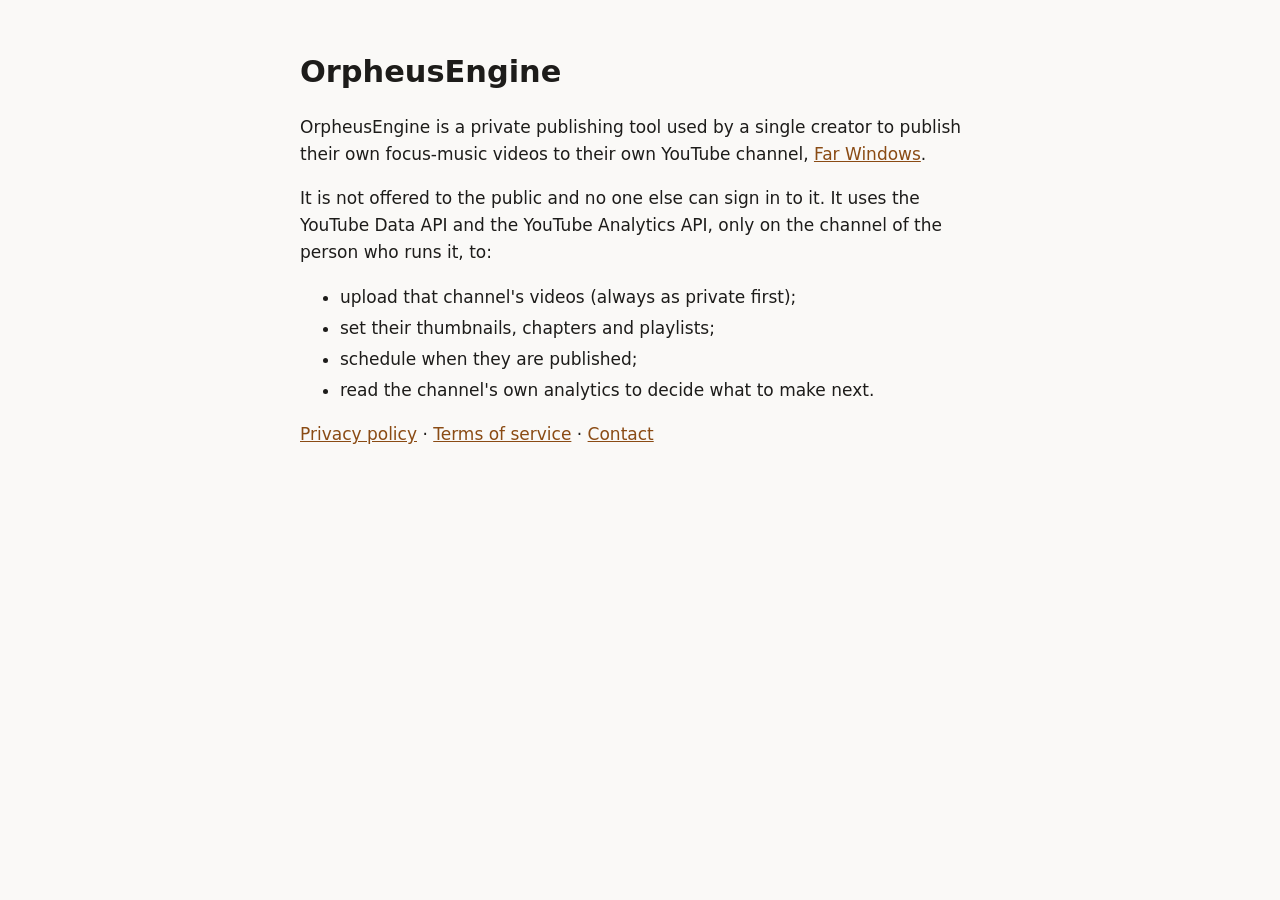
<file: index.html>
<!doctype html>
<html lang="en">
<head>
<meta charset="utf-8">
<meta name="viewport" content="width=device-width, initial-scale=1">
<title>OrpheusEngine</title>
<link rel="stylesheet" href="estilo.css">
</head>
<body>
<main>
  <h1>OrpheusEngine</h1>
  <p>OrpheusEngine is a private publishing tool used by a single creator to publish
  their own focus-music videos to their own YouTube channel,
  <a href="https://www.youtube.com/channel/UC5Yhl1quLx5GH37b9Cqladg">Far Windows</a>.</p>
  <p>It is not offered to the public and no one else can sign in to it. It uses the
  YouTube Data API and the YouTube Analytics API, only on the channel of the person
  who runs it, to:</p>
  <ul>
    <li>upload that channel's videos (always as private first);</li>
    <li>set their thumbnails, chapters and playlists;</li>
    <li>schedule when they are published;</li>
    <li>read the channel's own analytics to decide what to make next.</li>
  </ul>
  <p><a href="privacy.html">Privacy policy</a> · <a href="terms.html">Terms of service</a> ·
  <a href="mailto:thewhiteturkeyproject@gmail.com">Contact</a></p>
</main>
</body>
</html>
</file>
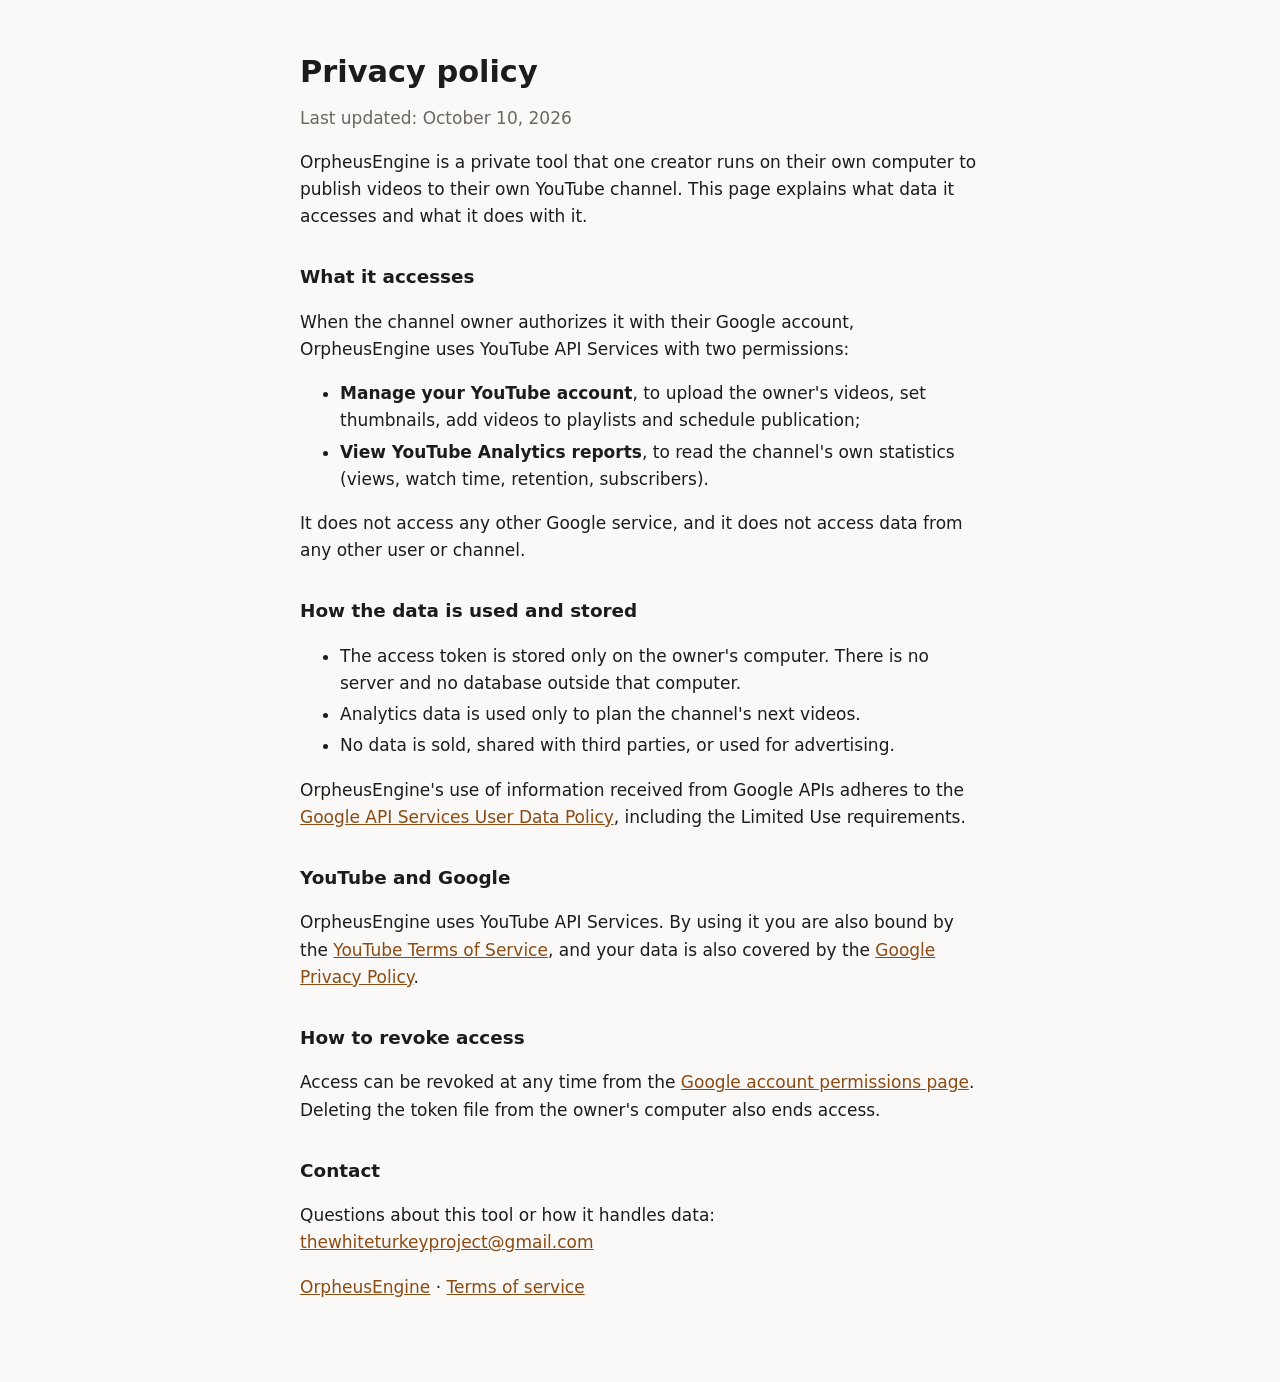
<file: privacy.html>
<!doctype html>
<html lang="en">
<head>
<meta charset="utf-8">
<meta name="viewport" content="width=device-width, initial-scale=1">
<title>OrpheusEngine — Privacy policy</title>
<link rel="stylesheet" href="estilo.css">
</head>
<body>
<main>
  <h1>Privacy policy</h1>
  <p class="fecha">Last updated: October 10, 2026</p>

  <p>OrpheusEngine is a private tool that one creator runs on their own computer to
  publish videos to their own YouTube channel. This page explains what data it
  accesses and what it does with it.</p>

  <h2>What it accesses</h2>
  <p>When the channel owner authorizes it with their Google account, OrpheusEngine
  uses YouTube API Services with two permissions:</p>
  <ul>
    <li><strong>Manage your YouTube account</strong>, to upload the owner's videos,
    set thumbnails, add videos to playlists and schedule publication;</li>
    <li><strong>View YouTube Analytics reports</strong>, to read the channel's own
    statistics (views, watch time, retention, subscribers).</li>
  </ul>
  <p>It does not access any other Google service, and it does not access data from
  any other user or channel.</p>

  <h2>How the data is used and stored</h2>
  <ul>
    <li>The access token is stored only on the owner's computer. There is no server
    and no database outside that computer.</li>
    <li>Analytics data is used only to plan the channel's next videos.</li>
    <li>No data is sold, shared with third parties, or used for advertising.</li>
  </ul>
  <p>OrpheusEngine's use of information received from Google APIs adheres to the
  <a href="https://developers.google.com/terms/api-services-user-data-policy">Google
  API Services User Data Policy</a>, including the Limited Use requirements.</p>

  <h2>YouTube and Google</h2>
  <p>OrpheusEngine uses YouTube API Services. By using it you are also bound by the
  <a href="https://www.youtube.com/t/terms">YouTube Terms of Service</a>, and your data
  is also covered by the <a href="https://policies.google.com/privacy">Google Privacy
  Policy</a>.</p>

  <h2>How to revoke access</h2>
  <p>Access can be revoked at any time from the
  <a href="https://myaccount.google.com/permissions">Google account permissions
  page</a>. Deleting the token file from the owner's computer also ends access.</p>

  <h2>Contact</h2>
  <p>Questions about this tool or how it handles data: <a href="mailto:thewhiteturkeyproject@gmail.com">thewhiteturkeyproject@gmail.com</a></p>

  <p><a href="index.html">OrpheusEngine</a> · <a href="terms.html">Terms of service</a></p>
</main>
</body>
</html>
</file>
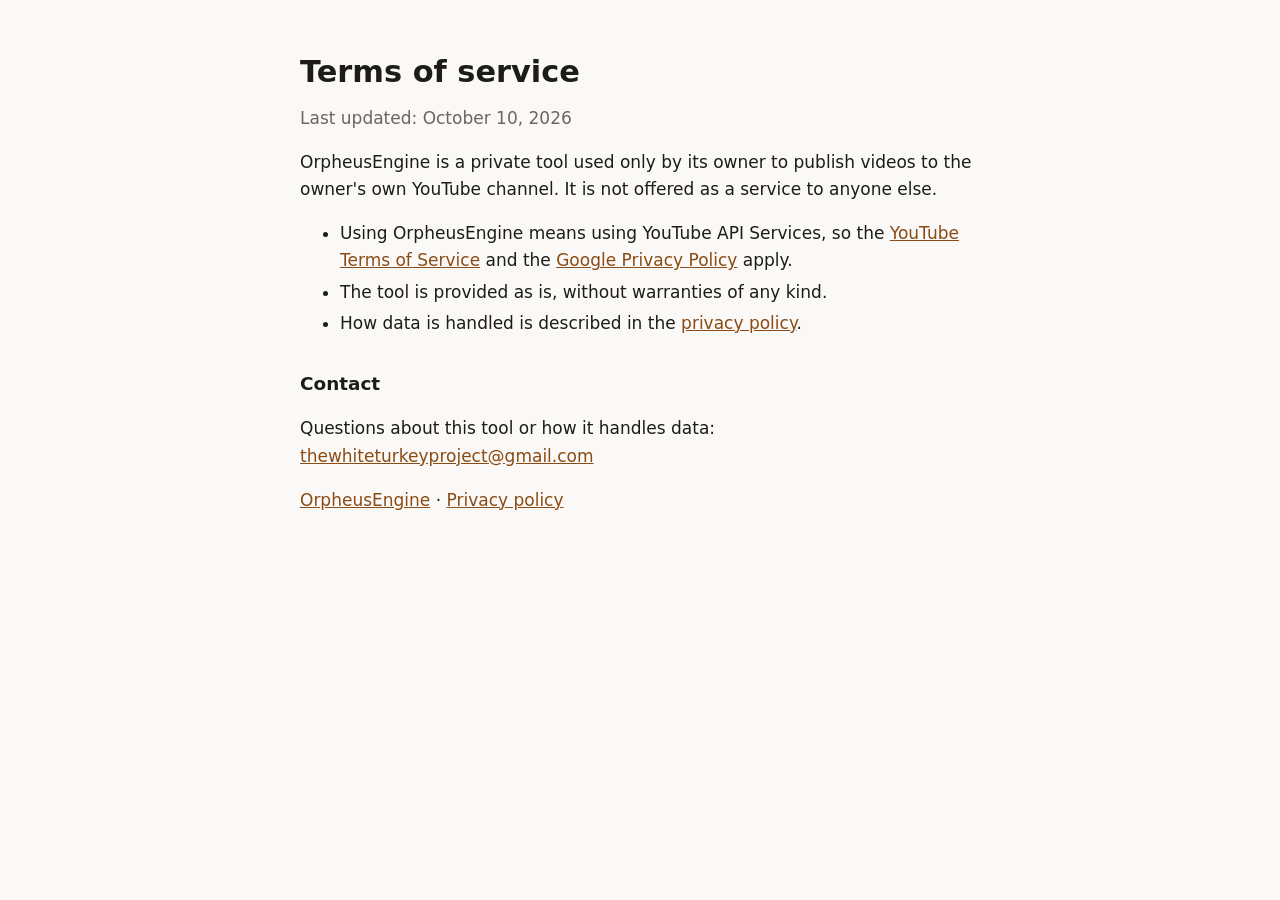
<file: terms.html>
<!doctype html>
<html lang="en">
<head>
<meta charset="utf-8">
<meta name="viewport" content="width=device-width, initial-scale=1">
<title>OrpheusEngine — Terms of service</title>
<link rel="stylesheet" href="estilo.css">
</head>
<body>
<main>
  <h1>Terms of service</h1>
  <p class="fecha">Last updated: October 10, 2026</p>

  <p>OrpheusEngine is a private tool used only by its owner to publish videos to the
  owner's own YouTube channel. It is not offered as a service to anyone else.</p>

  <ul>
    <li>Using OrpheusEngine means using YouTube API Services, so the
    <a href="https://www.youtube.com/t/terms">YouTube Terms of Service</a> and the
    <a href="https://policies.google.com/privacy">Google Privacy Policy</a> apply.</li>
    <li>The tool is provided as is, without warranties of any kind.</li>
    <li>How data is handled is described in the <a href="privacy.html">privacy
    policy</a>.</li>
  </ul>

  <h2>Contact</h2>
  <p>Questions about this tool or how it handles data: <a href="mailto:thewhiteturkeyproject@gmail.com">thewhiteturkeyproject@gmail.com</a></p>

  <p><a href="index.html">OrpheusEngine</a> · <a href="privacy.html">Privacy policy</a></p>
</main>
</body>
</html>
</file>
<file: estilo.css>
:root { --fondo: #faf9f7; --texto: #1d1c1a; --suave: #6b665f; --link: #8a4b14; }
@media (prefers-color-scheme: dark) {
  :root { --fondo: #161514; --texto: #ece8e1; --suave: #a39d94; --link: #e3a35c; }
}
body { margin: 0; background: var(--fondo); color: var(--texto);
       font: 17px/1.6 system-ui, -apple-system, "Segoe UI", sans-serif; }
main { max-width: 680px; margin: 0 auto; padding: 48px 16px 64px; }
h1 { font-size: 1.9rem; margin: 0 0 8px; }
h2 { font-size: 1.15rem; margin: 32px 0 8px; }
a { color: var(--link); }
.fecha { color: var(--suave); margin-top: 0; }
li { margin: 4px 0; }
</file>
